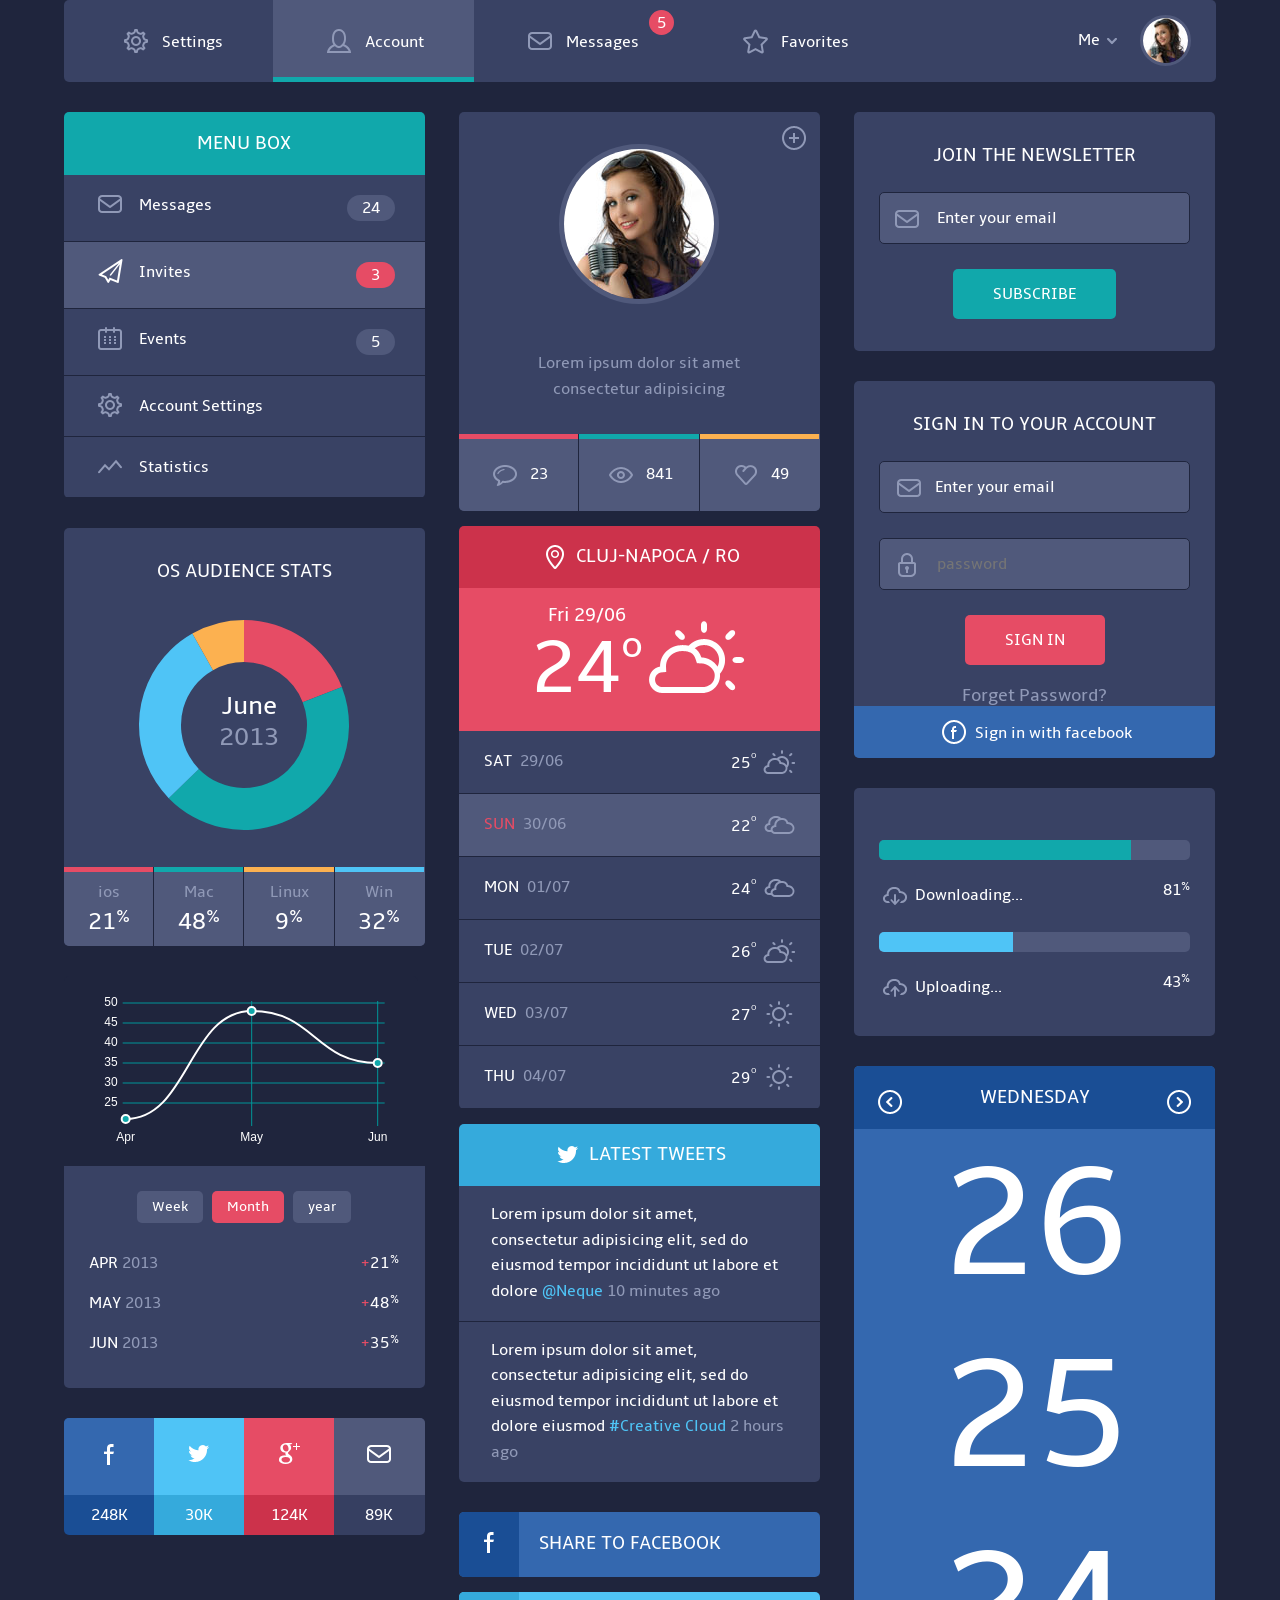
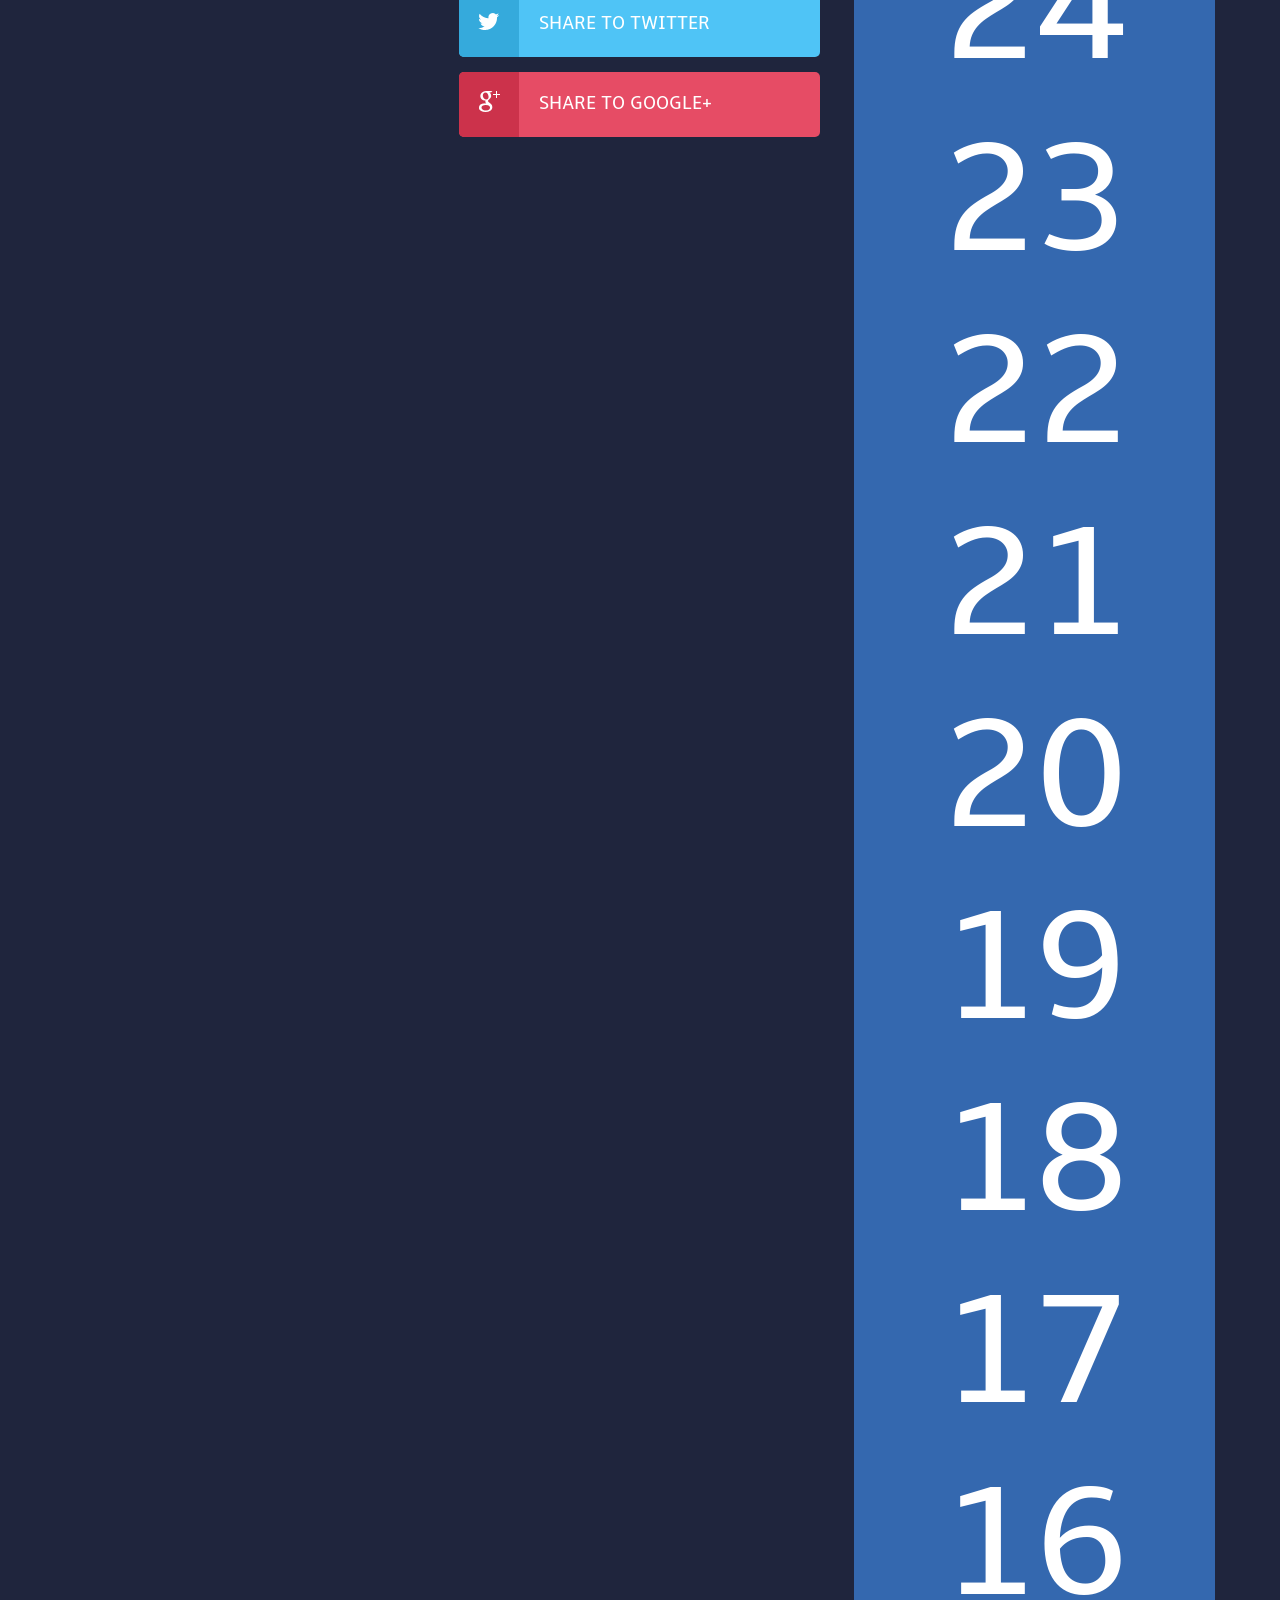
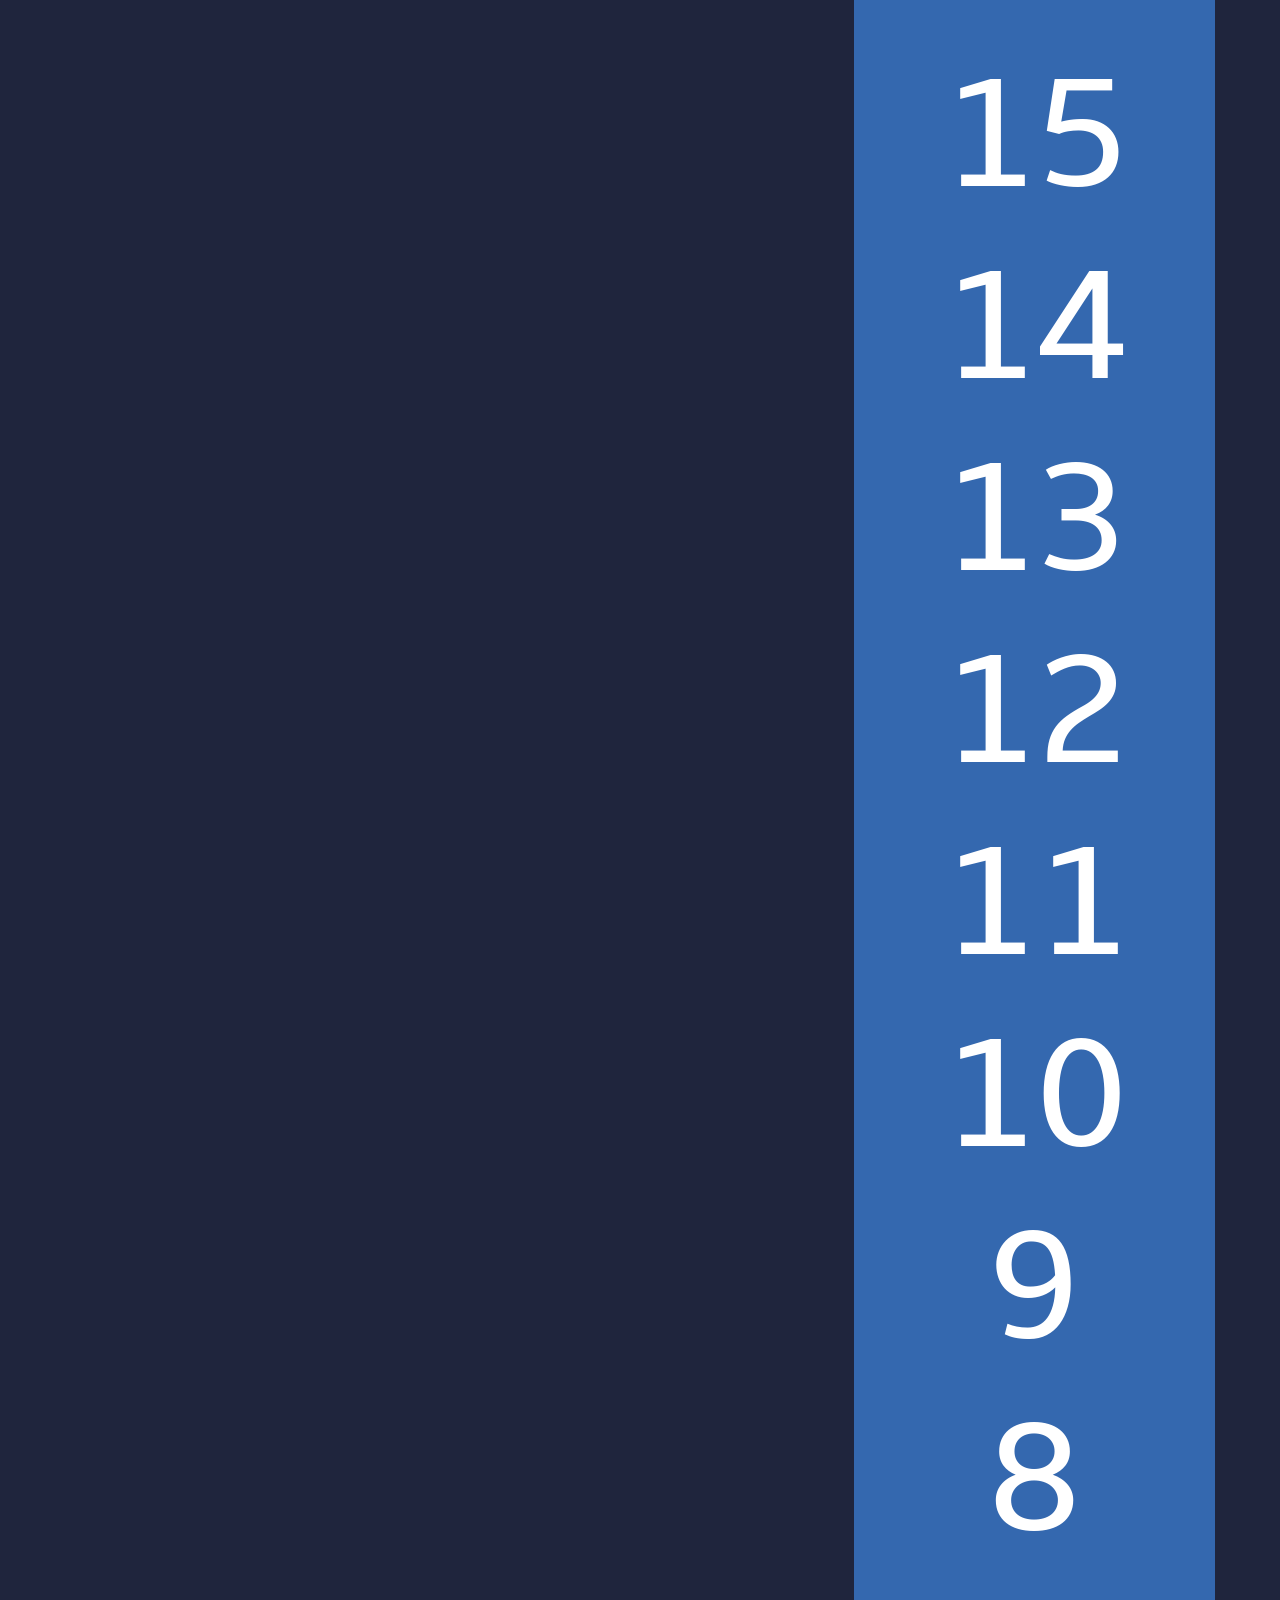
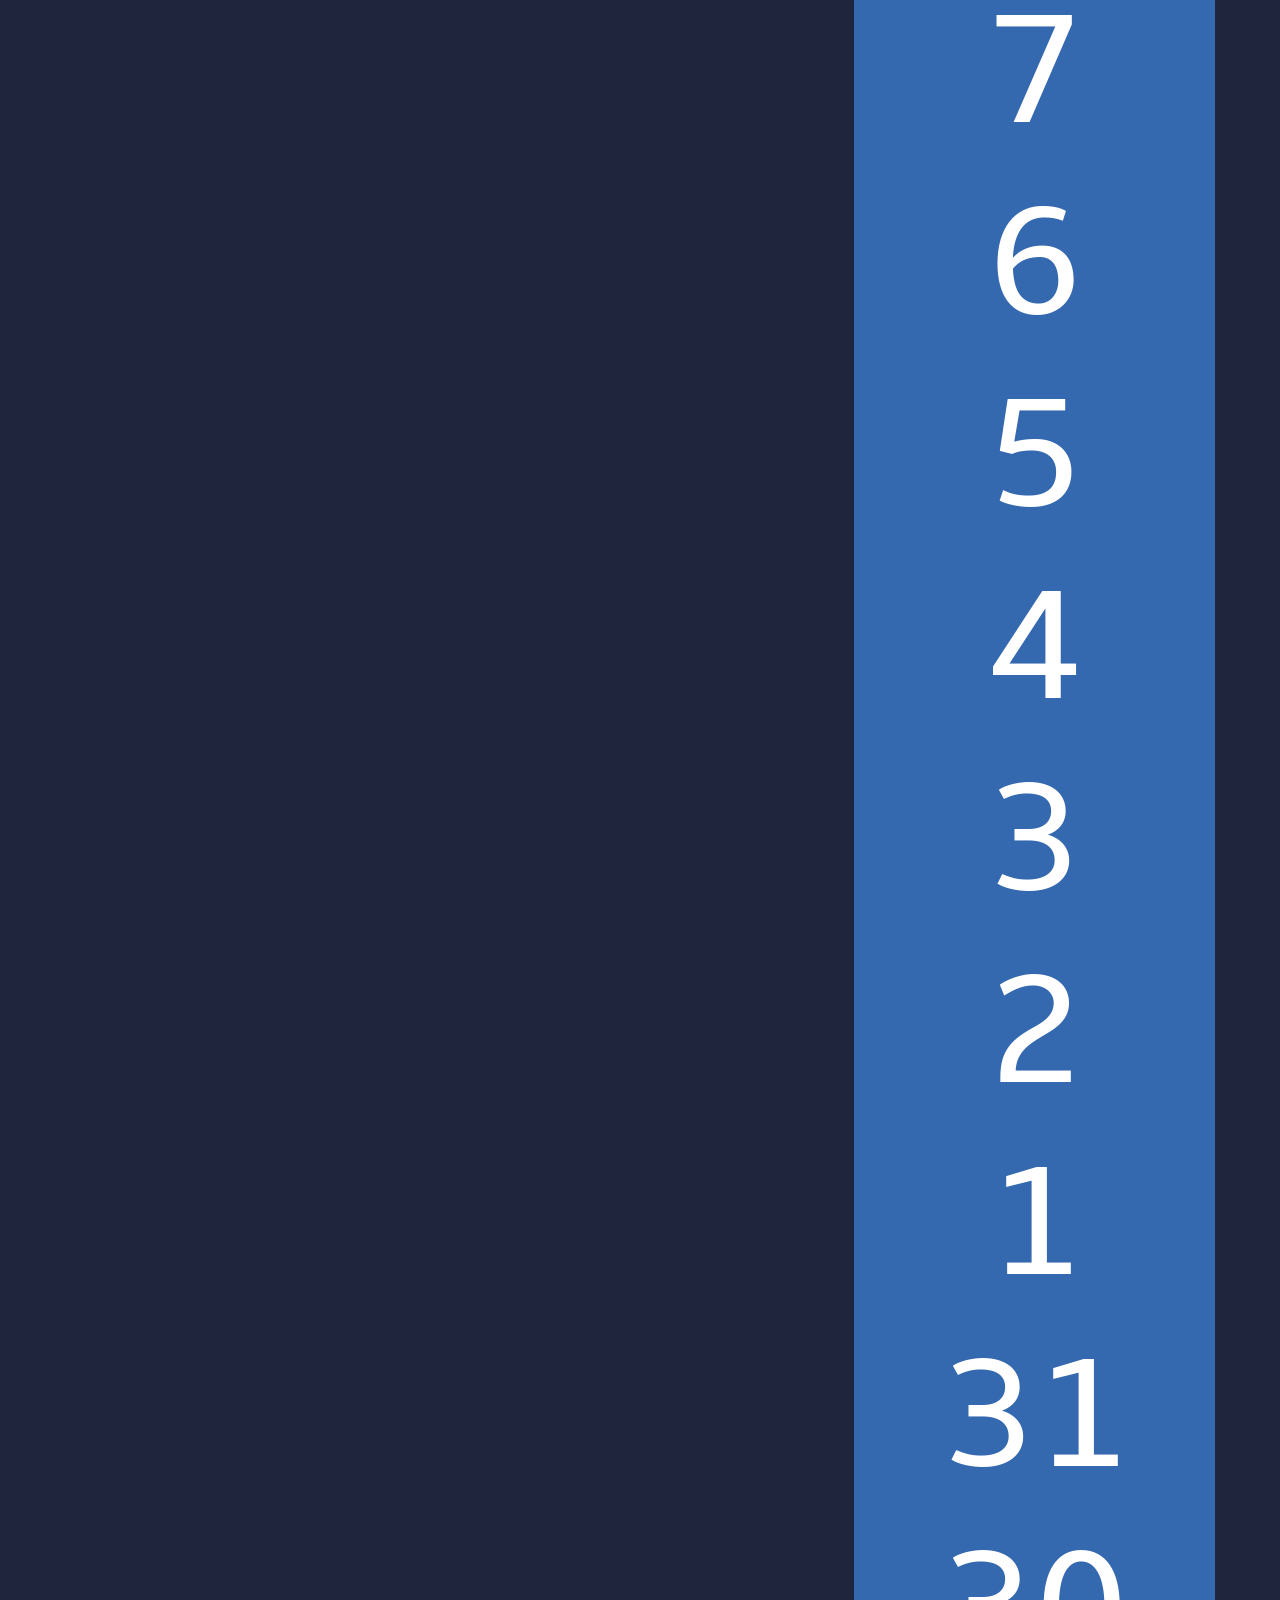
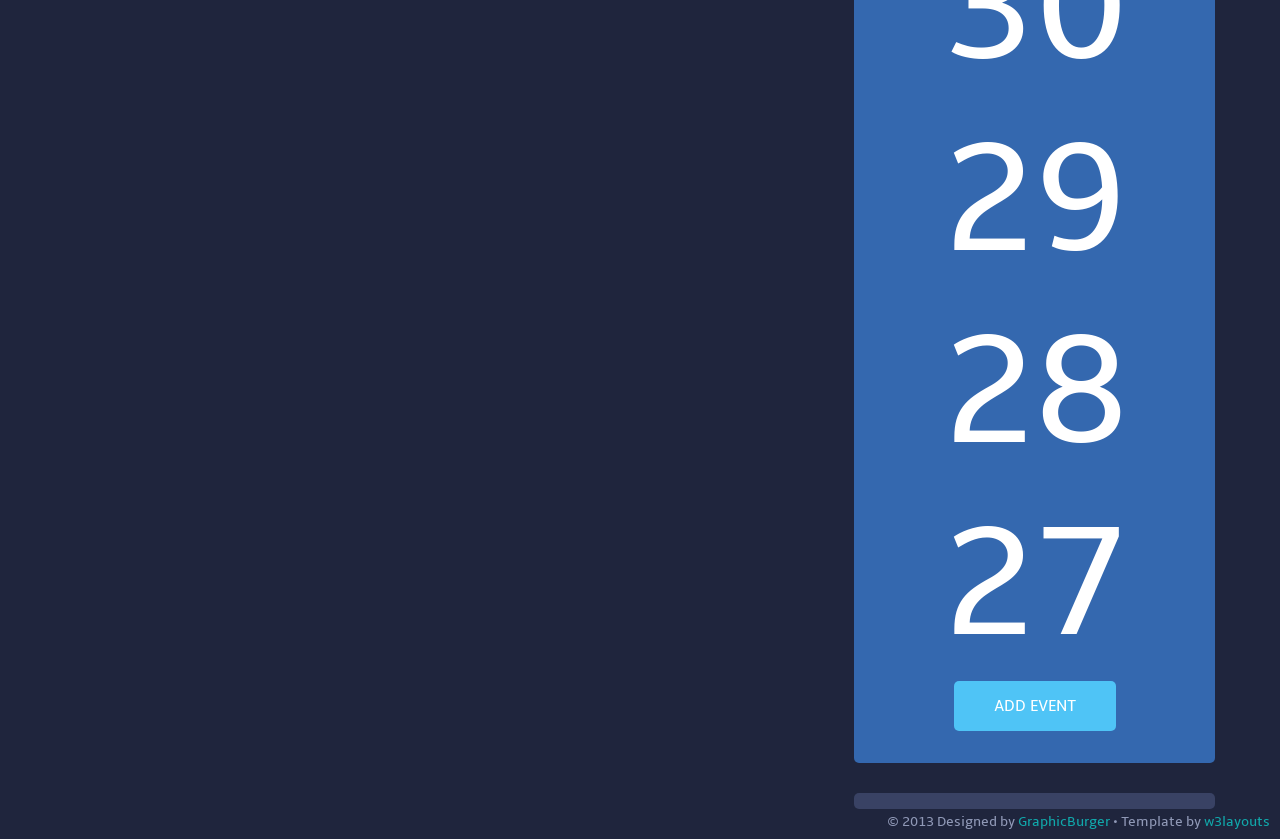
<file: index_bk.html>
<!--A Design by W3layouts
Author: W3layout
Author URL: http://w3layouts.com
License: Creative Commons Attribution 3.0 Unported
License URL: http://creativecommons.org/licenses/by/3.0/
-->
<!DOCTYPE HTML>
<head>
<title>Ui kits Website Template | Home :: w3layouts</title>
<meta http-equiv="Content-Type" content="text/html; charset=utf-8" />
<meta name="viewport" content="width=device-width, initial-scale=1, maximum-scale=1">
<link href="css/style.css" rel="stylesheet" type="text/css" media="all"/>
<link href="css/nav.css" rel="stylesheet" type="text/css" media="all"/>
<link href='http://fonts.googleapis.com/css?family=Carrois+Gothic+SC' rel='stylesheet' type='text/css'>
<script type="text/javascript" src="js/jquery.js"></script>
<script type="text/javascript" src="js/login.js"></script>
<script type="text/javascript" src="js/Chart.js"></script>
 <script type="text/javascript" src="js/jquery.easing.js"></script>
 <script type="text/javascript" src="js/jquery.ulslide.js"></script>
 <!----Calender -------->
  <link rel="stylesheet" href="css/clndr.css" type="text/css" />
  <script src="js/underscore-min.js"></script>
  <script src= "js/moment-2.2.1.js"></script>
  <script src="js/clndr.js"></script>
  <script src="js/site.js"></script>
  <!----End Calender -------->
</head>
<body>			       
	    <div class="wrap">	 
	      <div class="header">
	      	  <div class="header_top">
					  <div class="menu">
						  <a class="toggleMenu" href="#"><img src="images/nav.png" alt="" /></a>
							<ul class="nav">
								<li><a href="#"><i><img src="images/settings.png" alt="" /></i>Settings</a></li>
								<li class="active"><a href="#"><i><img src="images/user.png" alt="" /></i>Account</a></li>
								<li><a href="#"><i><img src="images/mail.png" alt="" /></i>Messages <span class="messages">5</span></a></li>
								<li><a href="#"><i><img src="images/favourite.png" alt="" /></i>Favorites</a></li>
							<div class="clear"></div>
						    </ul>
							<script type="text/javascript" src="js/responsive-nav.js"></script>
				        </div>	
					  <div class="profile_details">
				    		   <div id="loginContainer">
				                  <a id="loginButton" class=""><span>Me</span></a>   
				                    <div id="loginBox">                
				                      <form id="loginForm">
				                        <fieldset id="body">
				                            <div class="user-info">
							        			<h4>Hello,<a href="#"> Username</a></h4>
							        			<ul>
							        				<li class="profile active"><a href="#">Profile </a></li>
							        				<li class="logout"><a href="#"> Logout</a></li>
							        				<div class="clear"></div>		
							        			</ul>
							        		</div>			                            
				                        </fieldset>
				                    </form>
				                </div>
				            </div>
				             <div class="profile_img">	
				             	<a href="#"><img src="images/profile_img40x40.jpg" alt="" />	</a>
				             </div>		
				             <div class="clear"></div>		  	
					    </div>	
		 		      <div class="clear"></div>				 
				   </div>
			</div>	  					     
	</div>
	  <div class="main">  
	    <div class="wrap">  		 
	       <div class="column_left">	          
	    		 <div class="menu_box">
	    		 	 <h3>Menu Box</h3>
	    		 	   <div class="menu_box_list">
				      		<ul>
						  		<li><a href="#" class="messages"><span>Messages</span><label class="digits">24</label><div class="clear"></div></a></li>
						  		<li class="active"><a href="#" class="invites"><span>Invites</span><label class="digits active">3</label><div class="clear"></div></a></li>
						  		<li><a href="#" class="events"><span>Events</span><label class="digits">5</label><div class="clear"></div></a></li>
						  		<li><a href="#" class="account_settings"><span>Account Settings</span></a></li>
						  		<li><a href="#" class="statistics"><span>Statistics</span></a></li>						  	
				    		</ul>
				      </div>
	    		 </div>
	    		 <div class="chart">
		               <h3>Os Audience Stats</h3>
		                <div class="diagram">
		                  <canvas id="canvas" height="220" width="220"> </canvas>
		                  <h4><span>June</span><br />2013</h4>   
		                 </div>
		                     
		               <!----		              
						<span><img src="images/chart.png" alt="" /></span>
						----->					
						<div class="chart_list">
			           	  <ul>
			           	  	<li><a href="#" class="red">ios<p class="percentage">21<em>%</em></p></a></li>
			           	  	<li><a href="#" class="purple">Mac<p class="percentage">48<em>%</em></p></a></li>
			           	  	<li><a href="#" class="yellow">Linux<p class="percentage">9<em>%</em></p></a></li>
			           	  	<li><a href="#" class="blue">Win<p class="percentage">32<em>%</em></p></a></li>
			           	  	<div class="clear"></div>	
			           	  </ul>
			           </div>
			           <script>
						var doughnutData = [
								{
									value: 21,
									color:"#E64C65"
								},
								{
									value : 48,
									color : "#11A8AB"
								},							
								{
									value : 32,
									color : "#4FC4F6"
								},	
								{
									value : 9,
									color : "#FCB150"
								},							
							
							];				
							var myDoughnut = new Chart(document.getElementById("canvas").getContext("2d")).Doughnut(doughnutData);					
					</script>
		          </div>
		             <div class="graph">
		             	<canvas id="line-chart"> </canvas>
		             	<script>
							var lineChartData = {
								labels : ["Apr","May","Jun"],
								datasets : [									
									{
										fillColor : "rgba(255, 255, 255, 0)",
										strokeColor : "#FFF",
										pointColor : "#11a8ab",
										pointStrokeColor : "#FFF",
										data : [21,48,35]
									}
								]
								
							}
					
						var myLine = new Chart(document.getElementById("line-chart").getContext("2d")).Line(lineChartData);
						
						</script>
		             	<!---
		             	<img src="images/graph.png" alt="" />
		             	------->
		             	<div class="graph_list">
		             		 <div class="week-month-year">
		             		 	<p><a href="#">Week</a></p>
		             		 	<p><a href="#" class="active">Month</a></p>
		             		 	<p><a href="#">year</a></p>
		             		 	<div class="clear"></div>
		             		 </div>
				      			<ul>
						  		    <li><a href="#"><span class="day_name">Apr</span> 2013 
						  			<label class="digits"><span>+</span>21<em>%</em></label><div class="clear"></div></a></li>
						  			<li class="active"><a href="#"><span class="day_name">May</span> 2013 
						  			<label class="digits"><span>+</span>48<em>%</em></label><div class="clear"></div></a></li>
						  			<li><a href="#"><span class="day_name">Jun</span> 2013 
						  			<label class="digits"><span>+</span>35<em>%</em> </label><div class="clear"></div></a></li>						  			
				    		</ul>
				      </div>
		             </div>
		                         
		            
		          
		          		<div class="social_network_likes">
				      		<ul>
				      			<li><a href="#" class="facebook"><i><img src="images/facebook_icon.png" alt=""></i> <span>248k</span></a></li>
				      			<li><a href="#" class="twitter"><i><img src="images/tweets.png" alt=""></i> <span>30k</span></a></li>
				      			<li><a href="#" class="googleplus"><i><img src="images/google+.png" alt=""></i> <span>124k</span></a></li>
				      			<li><a href="#" class="mail"><i><img src="images/mail-hover.png" alt=""></i> <span>89k</span></a></li>
				      			<div class="clear"></div>
				    		</ul>
		          		</div>
	  		</div> 
	  		
            <div class="column_middle">
              <div class="column_middle_grid1">
		         <div class="profile_picture">
		        	<a href=""><img src="images/profile_img150x150.jpg" alt="" />	</a>		         
		            <div class="profile_picture_name">
		            	<h2>Anne Hathaway</h2>
		            	<p>Lorem ipsum dolor sit amet consectetur adipisicing </p>
		            </div>
		             <span><a href="#"> <img src="images/follow_user.png" alt="" /> </a></span>
		          </div>
		           <div class="articles_list">
		           	  <ul>
		           	  	<li><a href="#" class="red"> <img src="images/comments.png" alt="" /> 23</a></li>
		           	  	<li><a href="#" class="purple"> <img src="images/views.png" alt="" /> 841</a></li>
		           	  	<li><a href="#" class="yellow"> <img src="images/likes.png" alt="" /> 49</a></li>
		           	  	<div class="clear"></div>	
		           	  </ul>
		           </div>
		       </div>
		         <div class="weather">
		               <h3><i><img src="images/location.png" alt="" /> </i> Cluj-Napoca / Ro</h3>
		              <div class="today_temp">
		                <div class="temp">
							<figure>Fri 29/06<span>24<em>o</em></span></figure>
						</div>
						<img src="images/sun.png" alt="" />
					</div>
						<div class="temp_list">
				      			<ul>
						  		    <li><a href="#"><span class="day_name">Sat</span>&nbsp; 29/06 
						  			<label class="digits">25<em>o</em> <i><img src="images/sun_icon1.png" alt="" /></i></label><div class="clear"></div></a></li>
						  			<li class="active"><a href="#"><span class="day_name">Sun</span>&nbsp; 30/06 
						  			<label class="digits">22<em>o</em> <i><img src="images/clouds.png" alt="" /></i></label><div class="clear"></div></a></li>
						  			<li><a href="#"><span class="day_name">Mon</span>&nbsp; 01/07 
						  			<label class="digits">24<em>o</em> <i><img src="images/clouds.png" alt="" /></i></label><div class="clear"></div></a></li>
						  			<li><a href="#"><span class="day_name">Tue</span>&nbsp; 02/07 
						  			<label class="digits">26<em>o</em> <i><img src="images/sun_icon1.png" alt="" /></i></label><div class="clear"></div></a></li>
						  			<li><a href="#"><span class="day_name">Wed</span>&nbsp; 03/07 
						  			<label class="digits">27<em>o</em> <i><img src="images/sun_icon2.png" alt="" /></i></label><div class="clear"></div></a></li>
						  			<li><a href="#"><span class="day_name">Thu</span>&nbsp; 04/07
						  			<label class="digits">29<em>o</em> <i><img src="images/sun_icon2.png" alt="" /></i></label><div class="clear"></div></a></li>
				    		</ul>
				      </div>
		          </div>	           
		         <div class="tweets">
		               <h3><i><img src="images/tweets.png" alt="" /> </i> Latest Tweets</h3>		              
						<div class="tweets_list">
				      		<ul>
						  		<li>Lorem ipsum dolor sit amet, consectetur adipisicing elit, sed do eiusmod tempor incididunt ut labore et dolore <a href="#">@Neque</a>
						  			<span>10 minutes ago</span></li>
						  	   <li>Lorem ipsum dolor sit amet, consectetur adipisicing elit, sed do eiusmod tempor incididunt ut labore et dolore eiusmod <a href="#">#Creative Cloud</a>
						  			<span>2 hours ago</span></li>
				    		</ul>
				      </div>
		          </div>
		          <div class="social_networks">
				      		<ul>
				      			<li><a href="#" class="facebook"><i><img src="images/facebook_icon.png" alt="" /></i> <span>Share to Facebook</span><div class="clear"></div></a></li>
				      			<li><a href="#" class="twitter"><i><img src="images/tweets.png" alt="" /></i> <span>Share to Twitter</span><div class="clear"></div></a></li>
				      			<li><a href="#" class="googleplus"><i><img src="images/google+.png" alt="" /></i> <span>Share to Google+</span><div class="clear"></div></a></li>
				    		</ul>
		          </div>	           
		       
    	    </div>
    	    
            <div class="column_right">
            	<div class="column_right_grid">
                 <div class="newsletter">
				   <h3>Join the newsletter</h3>
					    <form>
					    	<span>
					 	     <i><img src="images/mail.png" alt="" /></i>
					 	     <input type="text" value="Enter your email" onfocus="this.value = '';" onblur="if (this.value == '') {this.value = 'Enter your email';}">
					 	    </span>			 	    
					 		<input type="submit" class="my_button" value="Subscribe">
					 	</form>
				   </div>
			   </div>
				 <div class="column_right_grid sign-in">
				 	<div class="sign_in">
				       <h3>Sign in to your account</h3>
					    <form>
					    	<span>
					 	    <i><img src="images/mail.png" alt="" /></i><input type="text" value="Enter your email" onfocus="this.value = '';" onblur="if (this.value == '') {this.value = 'Enter your email';}">
					 	    </span>
					 	    <span>
					 	     <i><img src="images/lock.png" alt="" /></i>
					 	     <input type="password" placeholder="password">
					 	    </span>
					 		<input type="submit" class="my-button" value="Sign In">
					 	</form>
					       <h4><a href="#">Forget Password?</a></h4>				   
          		       </div>
          		 	  <div class="signin_facebook">
					   	 <p><a href="#">  <i> <img src="images/facebook.png" alt="" /></i>Sign in with facebook</a></p>
				      </div>
				   </div>
				   <div class="column_right_grid downloading_uploading">
                      <ul>
					      <li>                              
                            <div class="progress">
                              <div class="progress-bar" style="width:81%"> </div>
                            </div>
                            <div class="clearfix">
                                <p class="downloading"> <i><img src="images/download.png" alt="" /></i> Downloading...</p>
                                <p class="percentage">81<em>%</em></p>
                                <div class="clear"></div>
                            </div>
                           </li>
                           <li>                              
                            <div class="progress">
                              <div class="progress-bar uploading" style="width:43%"> </div>
                            </div>
                            <div class="clearfix">
                                <p class="downloading"><i><img src="images/upload.png" alt="" /></i> Uploading...</p>
                                <p class="percentage">43<em>%</em></p>
                                <div class="clear"></div>
                            </div>
                           </li>
                        </ul>
				   </div>
				   <div class="column_right_grid date_events">
				     	  <h3><a href="#" id="slide_prev"><img src="images/arrow-left.png" alt="" /></a> Wednesday <a href="#" id="slide_next"><img src="images/arrow-right.png" alt="" /></a></h3>
				     	 		<ul id="slide" class="event_dates">					            
						            <li>26</li>
						            <li>25</li>
						            <li>24</li>
						            <li>23</li>
						            <li>22</li>
						            <li>21</li>
						            <li>20</li>
						            <li>19</li>
						            <li>18</li>
						            <li>17</li>
						            <li>16</li>
						            <li>15</li>
						            <li>14</li>
						            <li>13</li>
						            <li>12</li>
						            <li>11</li>
						            <li>10</li>
						            <li>9</li>
						            <li>8</li>
						            <li>7</li>
						            <li>6</li>
						            <li>5</li>
						            <li>4</li>
						            <li>3</li>
						            <li>2</li>
						            <li>1</li>
						            <li>31</li>
						            <li>30</li>
						            <li>29</li>
						            <li>28</li>
						            <li>27</li>
						        </ul>
						         <div class="button"><a href="#">Add Event</a></div>											 				
				           <script type="text/javascript">
				            $(function() {						
				                $('#slide').ulslide({
				                   
									effect: {
										type: 'carousel', // slide or fade
				                        axis: 'x',        // x, y
										showCount:1
									},
				                    nextButton: '#slide_next',
				                    prevButton: '#slide_prev',
				                    duration: 800,
				                    /*autoslide: 2000,*/
									easing: 'easeOutBounce'
				                });
				            });
				        </script>
				    </div>
				   <div class="column_right_grid calender">
                      <div class="cal1"> </div>
				   </div>
             </div>
    	<div class="clear"></div>
 	 </div>
   </div>
  		 <div class="copy-right">
				<p>© 2013 Designed by <a href="http://graphicburger.com/flat-design-ui-components/" target="_blank">GraphicBurger</a>  • Template by <a href="http://w3layouts.com" target="_blank">w3layouts</a> </p>
	 	 </div>   
</body>
</html>
</file>
<file: css/style.css>
/*
Author: W3layouts
Author URL: http://w3layouts.com
License: Creative Commons Attribution 3.0 Unported
License URL: http://creativecommons.org/licenses/by/3.0/
*/
    /* reset */
    
    html,
    body,
    div,
    span,
    applet,
    object,
    iframe,
    h1,
    h2,
    h3,
    h4,
    h5,
    h6,
    p,
    blockquote,
    pre,
    a,
    abbr,
    acronym,
    address,
    big,
    cite,
    code,
    del,
    dfn,
    em,
    img,
    ins,
    kbd,
    q,
    s,
    samp,
    small,
    strike,
    strong,
    sub,
    sup,
    tt,
    var,
    b,
    u,
    i,
    dl,
    dt,
    dd,
    ol,
    nav ul,
    nav li,
    fieldset,
    form,
    label,
    legend,
    table,
    caption,
    tbody,
    tfoot,
    thead,
    tr,
    th,
    td,
    article,
    aside,
    canvas,
    details,
    embed,
    figure,
    figcaption,
    footer,
    header,
    hgroup,
    menu,
    nav,
    output,
    ruby,
    section,
    summary,
    time,
    mark,
    audio,
    video {
        margin: 0;
        padding: 0;
        border: 0;
        font-size: 100%;
        font: inherit;
        vertical-align: baseline;
    }
    
    article,
    aside,
    details,
    figcaption,
    figure,
    footer,
    header,
    hgroup,
    menu,
    nav,
    section {
        display: block;
    }
    
    ol,
    ul {
        list-style: none;
        margin: 0;
        padding: 0;
    }
    
    blockquote,
    q {
        quotes: none;
    }
    
    blockquote:before,
    blockquote:after,
    q:before,
    q:after {
        content: '';
        content: none;
    }
    
    table {
        border-collapse: collapse;
        border-spacing: 0;
    }
    /* start editing from here */
    
    a {
        text-decoration: none;
    }
    
    .txt-rt {
        text-align: right;
    }
    /* text align right */
    
    .txt-lt {
        text-align: left;
    }
    /* text align left */
    
    .txt-center {
        text-align: center;
    }
    /* text align center */
    
    .float-rt {
        float: right;
    }
    /* float right */
    
    .float-lt {
        float: left;
    }
    /* float left */
    
    .clear {
        clear: both;
    }
    /* clear float */
    
    .pos-relative {
        position: relative;
    }
    /* Position Relative */
    
    .pos-absolute {
        position: absolute;
    }
    /* Position Absolute */
    
    .vertical-base {
        vertical-align: baseline;
    }
    /* vertical align baseline */
    
    .vertical-top {
        vertical-align: top;
    }
    /* vertical align top */
    
    .underline {
        padding-bottom: 5px;
        border-bottom: 1px solid #eee;
        margin: 0 0 20px 0;
    }
    /* Add 5px bottom padding and a underline */
    
    nav.vertical ul li {
        display: block;
    }
    /* vertical menu */
    
    nav.horizontal ul li {
        display: inline-block;
    }
    /* horizontal menu */
    
    img {
        max-width: 100%;
    }
    /*end reset*/
    
    @font-face {
        font-family: 'ambleregular';
        src: url(../fonts/Amble-Regular-webfont.ttf) format('truetype');
    }
    
    body {
        font-family: 'ambleregular';
        background: #1f253d !important;
        padding: 0;
        position: relative;
    }
    
    .wrap {
        width: 80%;
        margin: 0 auto;
        transition: all .2s linear;
        -moz-transition: all .2s linear;
        /* firefox */
        -webkit-transition: all .2s linear;
        /* safari and chrome */
        -o-transition: all .2s linear;
        /* opera */
        -ms-transition: all .2s linear;
    }
    
    .header_top {
        background: #394264;
        border-radius: 5px;
        -webkit-border-radius: 5px;
        -moz-border-radius: 5px;
        -o-border-radius: 5px;
        position: relative;
    }
    
    .footer_bottom {
        position: absolute;
        bottom: 0;
        width: 100%;
        text-align: center;
    }
    /********* profile details **********/
    
    .profile_details {
        float: right;
        margin: 15px 25px;
    }
    /*-------LOGIN STARTS HERE -------*/
    
    #loginContainer {
        position: relative;
        float: left;
        padding-right: 10px;
        padding-top: 15px;
    }
    /* Login Button */
    
    #loginButton {
        display: inline-block;
        position: relative;
        z-index: 30;
        cursor: pointer;
    }
    /* Login Button Text */
    
    #loginButton span {
        color: #FFF;
        font-size: 1em;
        background: url(../images/loginArrow.png) no-repeat 26px 8px;
        display: block;
        padding: 0 30px 0 0;
        font-family: 'ambleregular';
    }
    
    #loginButton.active span {
        background-position: 26px -20px;
    }
    /* Login Box */
    
    #loginBox {
        position: absolute;
        top: 53px;
        right: 10px;
        display: none;
        z-index: 29;
    }
    /* Login Form */
    
    #loginForm {
        width: 200px;
        background: #1F253D;
        border-radius: 5px;
        -webkit-border-radius: 5px;
        border-radius: 5px;
        border-radius: 5px;
        position: relative;
    }
    
    #loginForm:after {
        content: '';
        position: absolute;
        right: 40px;
        top: -6px;
        border-left: 6px solid rgba(0, 0, 0, 0);
        border-right: 6px solid rgba(0, 0, 0, 0);
        border-bottom: 6px solid #1F253D;
    }
    
    fieldset#body {
        padding: 15px;
    }
    
    .user-info h4 {
        font-size: 1em;
        color: #FFF;
        padding-bottom: 15px;
        text-align: center;
    }
    
    .user-info h4 a {
        color: #11A8AB;
    }
    
    .user-info ul li.profile {
        float: left;
    }
    
    .user-info ul li.logout {
        float: right;
    }
    
    .user-info ul li {
        display: inline-block;
    }
    
    .user-info ul li a {
        padding: 8px 15px;
        color: #FFF;
        font-size: 0.85em;
        border: none;
        display: block;
        background: #50597B;
        border-radius: 5px;
        -webkit-border-radius: 5px;
        -moz-border-radius: 5px;
        -o-border-radius: 5px;
        -webkit-transition: all 0.5s ease-in-out;
        -moz-transition: all 0.5s ease-in-out;
        -o-transition: all 0.5s ease-in-out;
        transition: all 0.5s ease-in-out;
    }
    
    .user-info ul li a:hover,
    .user-info ul li.active a {
        background: #E64C65;
    }
    
    .profile_img {
        float: right;
    }
    
    .profile_img img {
        display: block;
        border-radius: 3em;
        -webkit-border-radius: 3em;
        -moz-border-radius: 3em;
        -o-border-radius: 3em;
        border: 3px solid #50597b;
    }
    /********* Main ************/
    
    .main {
        padding: 30px 0;
    }
    
    .column_left,
    .column_middle,
    .column_right {
        float: left;
        width: 31.3%;
    }
    
    .column_middle {
        margin: 0 3%;
    }
    /******** Colunm Left *************/
    
    .menu_box h3 {
        color: #FFF;
        font-size: 1.2em;
        text-transform: uppercase;
        padding: 20px 0;
        text-align: center;
        background: #11a8ab;
        border-radius: 5px 5px 0 0;
        -webkit-border-radius: 5px 5px 0 0;
        -moz-border-radius: 5px 5px 0 0;
        -o-border-radius: 5px 5px 0 0;
    }
    
    .menu_box_list {
        background: #394264;
        border-radius: 0px 0px 5px 5px;
        -webkit-border-radius: 0px 0px 5px 5px;
        -moz-border-radius: 0px 0px 5px 5px;
        -o-border-radius: 0px 0px 5px 5px;
    }
    
    .menu_box_list li a {
        display: block;
        color: #FFF;
        font-size: 1em;
        border-bottom: 1px solid #1f253d;
        padding: 20px 30px;
        -webkit-transition: all 0.5s ease-in-out;
        -moz-transition: all 0.5s ease-in-out;
        -o-transition: all 0.5s ease-in-out;
        transition: all 0.5s ease-in-out;
    }
    
    .menu_box_list li a:hover,
    .menu_box_list li.active a {
        background: #50597b;
    }
    
    .menu_box_list li a span {
        padding-left: 45px;
    }
    
    .menu_box_list li a label {
        background: #50597b;
        color: #FFF;
        font-size: 1em;
        float: right;
        padding: 3px 15px;
        border-radius: 1em;
        -webkit-transition: all 0.5s ease-in-out;
        -moz-transition: all 0.5s ease-in-out;
        -o-transition: all 0.5s ease-in-out;
        transition: all 0.5s ease-in-out;
    }
    
    .menu_box_list li a label.active,
    .menu_box_list li a:hover label {
        background: #e64c65;
    }
    
    .menu_box_list li a.messages {
        background-image: url(../images/mail.png);
        background-repeat: no-repeat;
        background-position: 30px 13px;
    }
    
    .menu_box_list li a.messages:hover {
        background-image: url(../images/mail-hover.png);
    }
    
    .menu_box_list li a.invites {
        background-image: url(../images/invites.png);
        background-repeat: no-repeat;
        background-position: 30px 13px;
    }
    
    .menu_box_list li a.invites:hover,
    .menu_box_list li.active a {
        background-image: url(../images/invites-hover.png);
    }
    
    .menu_box_list li a.events {
        background-image: url(../images/events.png);
        background-repeat: no-repeat;
        background-position: 30px 13px;
    }
    
    .menu_box_list li a.events:hover {
        background-image: url(../images/events-hover.png);
    }
    
    .menu_box_list li a.account_settings {
        background-image: url(../images/settings.png);
        background-repeat: no-repeat;
        background-position: 30px 13px;
    }
    
    .menu_box_list li a.account_settings:hover {
        background-image: url(../images/settings-hover.png);
    }
    
    .menu_box_list li a.statistics {
        background-image: url(../images/statistics.png);
        background-repeat: no-repeat;
        background-position: 30px 13px;
    }
    
    .menu_box_list li a.statistics:hover {
        background-image: url(../images/statistics-hover.png);
    }
    /******* Carts *********/
    
    .chart {
        margin-top: 30px;
        background: #394264;
        text-align: center;
        padding: 2em 0 0 0;
        border-radius: 5px;
        -webkit-border-radius: 5px;
        -moz-border-radius: 5px;
        -o-border-radius: 5px;
    }
    
    .chart h4 {
        position: absolute;
        top: 4.5em;
        right: 6.5em;
        font-size: 1.6em;
        color: #9099B7;
        display: inline-block;
    }
    
    .chart h4 span {
        color: #FFF;
    }
    
    .chart h3 {
        color: #FFF;
        font-size: 1.2em;
        text-transform: uppercase;
    }
    
    .diagram {
        position: relative;
    }
    
    .chart canvas {
        padding: 2em 0;
        display: block;
        margin: 0 auto;
        position: relative;
    }
    
    .chart_list {
        background: #50597b;
        text-align: center;
        border-radius: 0px 0px 5px 5px;
        -webkit-border-radius: 0px 0px 5px 5px;
        -moz-border-radius: 0px 0px 5px 5px;
        -o-border-radius: 0px 0px 5px 5px;
    }
    
    .chart_list li {
        float: left;
        width: 24.8%;
        border-right: 1px solid #1F253D;
    }
    
    .chart_list li a {
        display: block;
        color: #9099B7;
        font-size: 1em;
        padding: 10px 0;
        -webkit-transition: all 0.5s ease-in-out;
        -moz-transition: all 0.5s ease-in-out;
        -o-transition: all 0.5s ease-in-out;
        transition: all 0.5s ease-in-out;
    }
    
    .chart_list li a:hover {
        background: #3F4663;
    }
    
    .chart_list li:nth-child(4) {
        border-right: none;
    }
    
    .chart_list li a.red {
        border-top: 5px solid #e64c65;
    }
    
    .chart_list li a.purple {
        border-top: 5px solid #11a8ab;
    }
    
    .chart_list li a.yellow {
        border-top: 5px solid #fcb150;
    }
    
    .chart_list li a.blue {
        border-top: 5px solid #4fc4f6;
    }
    
    .chart_list p {
        font-size: 1.5em;
        color: #FFF;
        padding-top: 5px;
    }
    
    .chart_list em {
        font-size: 0.7em;
        vertical-align: top;
    }
    /********* Graph ************/
    
    .graph {
        margin-top: 30px;
    }
    
    .graph canvas {
        padding: 20px 48px;
        display: block;
        background: #1f253d;
        border-radius: 5px 5px 0 0;
        -webkit-border-radius: 5px 5px 0 0;
        -moz-border-radius: 5px 5px 0 0;
        -o-border-radius: 5px 5px 0 0;
    }
    
    .graph img {
        display: block;
        width: 100%;
        border-radius: 5px 5px 0 0;
        -webkit-border-radius: 5px 5px 0 0;
        -moz-border-radius: 5px 5px 0 0;
        -o-border-radius: 5px 5px 0 0;
    }
    
    .graph_list {
        padding: 25px;
        background: #394264;
        border-radius: 0px 0px 5px 5px;
        -webkit-border-radius: 0px 0px 5px 5px;
        -moz-border-radius: 0px 0px 5px 5px;
        -o-border-radius: 0px 0px 5px 5px;
    }
    
    .week-month-year {
        text-align: center;
        margin-bottom: 20px;
    }
    
    .week-month-year p {
        display: inline-block;
        margin-left: 5px;
    }
    
    .week-month-year p:first-child {
        margin-left: 0;
    }
    
    .week-month-year p a {
        padding: 8px 15px;
        color: #FFF;
        font-size: 0.85em;
        border: none;
        display: block;
        background: #50597b;
        border-radius: 5px;
        -webkit-border-radius: 5px;
        -moz-border-radius: 5px;
        -o-border-radius: 5px;
        -webkit-transition: all 0.5s ease-in-out;
        -moz-transition: all 0.5s ease-in-out;
        -o-transition: all 0.5s ease-in-out;
        transition: all 0.5s ease-in-out;
    }
    
    .week-month-year p a:hover,
    .week-month-year p a.active {
        background: #e64c65;
    }
    
    .graph_list li a {
        display: block;
        color: #9099B7;
        font-size: 1em;
        text-transform: uppercase;
        padding: 10px 0;
        -webkit-transition: all 0.5s ease-in-out;
        -moz-transition: all 0.5s ease-in-out;
        -o-transition: all 0.5s ease-in-out;
        transition: all 0.5s ease-in-out;
    }
    
    .graph_list li a span {
        color: #FFF;
        -webkit-transition: all 0.5s ease-in-out;
        -moz-transition: all 0.5s ease-in-out;
        -o-transition: all 0.5s ease-in-out;
        transition: all 0.5s ease-in-out;
    }
    
    .graph_list li a label {
        color: #FFF;
        font-size: 1em;
        float: right;
        letter-spacing: 1px;
    }
    
    .graph_list li a label span {
        color: #E64C65;
    }
    
    .graph_list li a label em {
        font-size: 0.7em;
        vertical-align: top;
    }
    /****** video Player *******/
    
    .video_palyer {
        margin-top: 30px;
    }
    
    .video_palyer iframe {
        height: 290px;
        border-radius: 5px;
        -webkit-border-radius: 5px;
        -moz-border-radius: 5px;
        -o-border-radius: 5px;
    }
    /***** Social Likes **********/
    
    .social_network_likes {
        margin-top: 30px;
        text-align: center;
    }
    
    .social_network_likes li {
        float: left;
        width: 25%;
    }
    
    .social_network_likes li a {
        display: block;
        -webkit-transition: all 0.5s ease-in-out;
        -moz-transition: all 0.5s ease-in-out;
        -o-transition: all 0.5s ease-in-out;
        transition: all 0.5s ease-in-out;
    }
    
    .social_network_likes li a > i {
        display: block;
        background: #1a4e95;
        padding: 20px 0;
    }
    
    .social_network_likes li a span {
        display: block;
        font-size: 1em;
        color: #FFF;
        text-transform: uppercase;
        padding: 10px 0;
    }
    
    .social_network_likes li a.facebook {
        background: #1a4e95;
        border-radius: 5px 0px 0px 5px;
    }
    
    .social_network_likes li a.facebook:hover {
        background: #094291;
    }
    
    .social_network_likes li a.facebook > i {
        background: #3468af;
        border-radius: 5px 0px 0px 0px;
    }
    
    .social_network_likes li a.twitter {
        background: #35aadc;
    }
    
    .social_network_likes li a.twitter:hover {
        background: #0C94CE;
    }
    
    .social_network_likes li a.twitter > i {
        background: #4fc4f6;
    }
    
    .social_network_likes li a.googleplus {
        background: #cc324b;
    }
    
    .social_network_likes li a.googleplus:hover {
        background: #CA2540;
    }
    
    .social_network_likes li a.googleplus > i {
        background: #e64c65;
    }
    
    .social_network_likes li a.mail {
        background: #363f61;
        border-radius: 0px 5px 5px 0px;
    }
    
    .social_network_likes li a.mail:hover {
        background: #30395A;
    }
    
    .social_network_likes li a.mail > i {
        background: #50597b;
        border-radius: 0px 5px 0px 0px;
    }
    /********* Column Middle ***********/
    
    .column_middle_grid1 {
        background: #394264;
        border-radius: 5px;
        -webkit-border-radius: 5px;
        -moz-border-radius: 5px;
        -o-border-radius: 5px;
    }
    
    .profile_picture {
        padding: 2em 3em;
        text-align: center;
        position: relative;
    }
    
    .profile_picture span {
        position: absolute;
        top: 10px;
        right: 10px;
    }
    
    .profile_picture a {
        display: block;
    }
    
    .profile_picture > a > img {
        display: block;
        margin: 0 auto;
        border: 5px solid #50597B;
        border-radius: 8em;
        -webkit-border-radius: 8em;
        -moz-border-radius: 8em;
        -o-border-radius: 8em;
    }
    
    .profile_picture_name {
        padding-top: 2em;
    }
    
    .profile_picture_name h2 {
        font-size: 1.5em;
        color: #FFF;
        margin-bottom: 15px;
    }
    
    .profile_picture_name p {
        font-size: 1em;
        color: #9099b7;
        line-height: 1.6em;
    }
    
    .articles_list {
        background: #50597b;
        text-align: center;
        border-radius: 0px 0px 5px 5px;
        -webkit-border-radius: 0px 0px 5px 5px;
        -moz-border-radius: 0px 0px 5px 5px;
        -o-border-radius: 0px 0px 5px 5px;
    }
    
    .articles_list li {
        float: left;
        width: 33.1%;
        border-right: 1px solid #1F253D;
    }
    
    .articles_list li a {
        display: block;
        color: #FFF;
        font-size: 1em;
        padding: 20px 0;
        -webkit-transition: all 0.5s ease-in-out;
        -moz-transition: all 0.5s ease-in-out;
        -o-transition: all 0.5s ease-in-out;
        transition: all 0.5s ease-in-out;
    }
    
    .articles_list li a:hover {
        background: #3F4663;
    }
    
    .articles_list li a img {
        vertical-align: middle;
        padding-right: 5px;
    }
    
    .articles_list li:nth-child(3) {
        border-right: none;
    }
    
    .articles_list li a.red {
        border-top: 5px solid #e64c65;
    }
    
    .articles_list li a.purple {
        border-top: 5px solid #11a8ab;
    }
    
    .articles_list li a.yellow {
        border-top: 5px solid #fcb150;
    }
    /*** Weather *******/
    
    .weather,
    .tweets {
        margin-top: 15px;
    }
    
    .weather h3,
    .tweets h3 {
        color: #FFF;
        font-size: 1.2em;
        text-transform: uppercase;
        padding: 15px 0;
        text-align: center;
        background: #cc324b;
        border-radius: 5px 5px 0 0;
        -webkit-border-radius: 5px 5px 0 0;
        -moz-border-radius: 5px 5px 0 0;
        -o-border-radius: 5px 5px 0 0;
    }
    
    .weather h3 i img,
    .tweets h3 i img {
        vertical-align: middle;
    }
    
    .today_temp {
        padding: 1em 0;
        background: #e64c65;
        text-align: center;
    }
    
    .today_temp img {
        vertical-align: bottom;
        margin-bottom: 8px;
    }
    
    .temp {
        display: inline-block;
    }
    
    .temp figure {
        font-size: 1.2em;
        color: #FFF;
        text-align: center;
        padding: 0;
    }
    
    .temp figure span {
        font-size: 4em;
        color: #FFF;
        display: block;
        margin-top: -5px;
    }
    
    .temp figure span em {
        font-size: 0.5em;
        vertical-align: top;
    }
    
    .temp_list {
        background: #394264;
        border-radius: 0px 0px 5px 5px;
        -webkit-border-radius: 0px 0px 5px 5px;
        -moz-border-radius: 0px 0px 5px 5px;
        -o-border-radius: 0px 0px 5px 5px;
    }
    
    .temp_list li a {
        display: block;
        color: #9099B7;
        font-size: 1em;
        text-transform: uppercase;
        border-bottom: 1px solid #1f253d;
        padding: 20px 25px 15px 25px;
        -webkit-transition: all 0.5s ease-in-out;
        -moz-transition: all 0.5s ease-in-out;
        -o-transition: all 0.5s ease-in-out;
        transition: all 0.5s ease-in-out;
    }
    
    .temp_list li a span {
        color: #FFF;
        -webkit-transition: all 0.5s ease-in-out;
        -moz-transition: all 0.5s ease-in-out;
        -o-transition: all 0.5s ease-in-out;
        transition: all 0.5s ease-in-out;
    }
    
    .temp_list li a:hover span,
    .temp_list li.active a span {
        color: #e64c65;
    }
    
    .temp_list li a:hover,
    .temp_list li.active a {
        background: #50597b;
    }
    
    .temp_list li a label {
        color: #FFF;
        font-size: 1em;
        float: right;
        letter-spacing: 1px;
    }
    
    .temp_list li a label em {
        font-size: 0.5em;
        vertical-align: top;
    }
    
    .temp_list li a label i > img {
        vertical-align: middle;
        margin-top: -5px;
    }
    /******* Tweets *******/
    
    .tweets h3 {
        background: #35aadc;
    }
    
    .tweets_list {
        background: #394264;
        border-radius: 0px 0px 5px 5px;
        -webkit-border-radius: 0px 0px 5px 5px;
        -moz-border-radius: 0px 0px 5px 5px;
        -o-border-radius: 0px 0px 5px 5px;
    }
    
    .tweets_list li {
        color: #FFF;
        font-size: 1em;
        line-height: 1.6em;
        padding: 1em 2em;
        border-bottom: 1px solid #1F253D;
    }
    
    .tweets_list li:last-child {
        border-bottom: none;
    }
    
    .tweets_list li a {
        color: #4fc4f6;
    }
    
    .tweets_list li span {
/*        display: block;*/
        color: #9099B7;
        padding: 10px 0;
    }
    /********* Social Networks **********/
    
    .social_networks {
        margin-top: 30px;
    }
    
    .social_networks li a {
        display: block;
        margin-bottom: 15px;
        border-radius: 5px;
        -webkit-border-radius: 5px;
        -moz-border-radius: 5px;
        -o-border-radius: 5px;
        -webkit-transition: all 0.5s ease-in-out;
        -moz-transition: all 0.5s ease-in-out;
        -o-transition: all 0.5s ease-in-out;
        transition: all 0.5s ease-in-out;
    }
    
    .social_networks li a > i {
        background: #1a4e95;
        float: left;
        padding: 14px;
        border-radius: 5px 0px 0px 5px;
        -webkit-border-radius: 5px 0px 0px 5px;
        -moz-border-radius: 5px 0px 0px 5px;
        -o-border-radius: 5px 0px 0px 5px;
    }
    
    .social_networks li a span {
        float: left;
        font-size: 1.2em;
        color: #FFF;
        text-transform: uppercase;
        padding: 20px;
    }
    
    .social_networks li a.facebook {
        background: #3468af;
    }
    
    .social_networks li a.facebook:hover {
        background: #0D4797;
    }
    
    .social_networks li a.facebook > i {
        background: #1a4e95;
    }
    
    .social_networks li a.twitter {
        background: #4fc4f6;
    }
    
    .social_networks li a.twitter:hover {
        background: #0C94CE;
    }
    
    .social_networks li a.twitter > i {
        background: #35aadc;
    }
    
    .social_networks li a.googleplus {
        background: #e64c65;
        margin-bottom: 0;
    }
    
    .social_networks li a.googleplus:hover {
        background: #CA2540;
    }
    
    .social_networks li a.googleplus > i {
        background: #cc324b;
    }
    /*********** Colunm Right ***********/
    
    .column_right_grid {
        background: #394264;
        text-align: center;
        padding: 2em 0;
        border-radius: 5px;
        -webkit-border-radius: 5px;
        -moz-border-radius: 5px;
        -o-border-radius: 5px;
    }
    
    .column_right_grid h3 {
        color: #FFF;
        font-size: 1.2em;
        text-transform: uppercase;
    }
    
    .column_right_grid span {
        background: #50597b;
        border: 1px solid #1F253D;
        padding: 5px 0;
        margin: 25px 25px;
        border-radius: 5px;
        -webkit-border-radius: 5px;
        -moz-border-radius: 5px;
        -o-border-radius: 5px;
        display: block;
        outline: none;
        transition: border-color 0.3s;
        -o-transition: border-color 0.3s;
        -ms-transition: border-color 0.3s;
        -moz-transition: border-color 0.3s;
        -webkit-transition: border-color 0.3s;
    }
    
    .column_right_grid span:hover {
        border: 1px solid #11A8AB;
    }
    
    .column_right_grid span i img {
        vertical-align: middle;
    }
    
    input[type=number]::-webkit-inner-spin-button,
    input[type=number]::-webkit-outer-spin-button {
        -webkit-appearance: none;
    }
    
    .column_right_grid input[type="number"]::placeholder {
        color: #FFF;
    }
    
    .column_right_grid input[type="text"],
    .column_right_grid input[type="password"],
    .column_right_grid input[type="number"] {
        padding: 10px;
        color: #FFF;
        font-size: 1em;
        background: none;
        outline: none;
        border: none;
        margin: 0px auto;
        width: 75%;
        -webkit-apperance: none;
        font-family: 'ambleregular';
    }
    
    .newsletter input[type="submit"],
    .sign_in input[type="submit"] {
        padding: 15px 2.5em;
        color: #FFF;
        font-size: 1em;
        text-transform: uppercase;
        cursor: pointer;
        border: none;
        outline: none;
        background: #11a8ab;
        border-radius: 5px;
        -webkit-border-radius: 5px;
        -moz-border-radius: 5px;
        -o-border-radius: 5px;
        -webkit-transition: all 0.5s ease-in-out;
        -moz-transition: all 0.5s ease-in-out;
        -o-transition: all 0.5s ease-in-out;
        transition: all 0.5s ease-in-out;
        -webkit-apperance: none;
        font-family: 'ambleregular';
    }
    
    .newsletter input[type="submit"]:hover {
        background: #0D9092;
    }
    /********** Sign In to your account *********/
    
    .sign-in {
        margin-top: 30px;
        padding: 2em 0 0 0;
    }
    
    .sign_in {
        /*	padding-bottom:1em;*/
        border-radius: 5px 5px 0 0;
        -webkit-border-radius: 5px 5px 0 0;
        -moz-border-radius: 5px 5px 0 0;
        -o-border-radius: 5px 5px 0 0;
    }
    
    .sign_in input[type="submit"] {
        background: #e64c65;
    }
    
    .sign_in input[type="submit"]:hover {
        background: #d4465d;
    }
    
    .sign_in h4 {
        margin-top: 20px;
    }
    
    .sign_in h4 a {
        font-size: 1.1em;
        color: #9099B7;
        -webkit-transition: all 0.5s ease-in-out;
        -moz-transition: all 0.5s ease-in-out;
        -o-transition: all 0.5s ease-in-out;
        transition: all 0.5s ease-in-out;
    }
    
    .sign_in h4 a:hover {
        color: #FFF;
        text-decoration: underline;
    }
    
    .signin_facebook {
        background: #3468af;
        padding: 10px 0 15px 0;
        text-align: center;
        border-radius: 0 0 5px 5px;
        -webkit-border-radius: 0 0 5px 5px;
        -moz-border-radius: 0 0 5px 5px;
        -o-border-radius: 0 0 5px 5px;
    }
    
    .signin_facebook p a {
        font-size: 1em;
        color: #FFF;
    }
    
    .signin_facebook a > i > img {
        margin: 0 5px -10px 0;
    }
    /******** Downloading And Uploading Status bar ***********/
    
    .downloading_uploading {
        margin-top: 30px;
        padding: 2em 25px;
    }
    
    .downloading_uploading p {
        color: #fff;
        font-size: 1em;
    }
    
    .downloading_uploading p img {
        vertical-align: middle;
    }
    
    .downloading_uploading p.downloading {
        float: left;
    }
    
    .downloading_uploading p.percentage {
        float: right;
    }
    
    .downloading_uploading em {
        font-size: 0.7em;
        vertical-align: top;
    }
    
    .progress {
        margin: 20px 0;
        background: #50597b;
        height: 20px;
        border-radius: 5px;
        -webkit-border-radius: 5px;
        -moz-border-radius: 5px;
        -o-border-radius: 5px;
    }
    
    .progress-bar {
        background: #11a8ab;
        height: 20px;
        border-radius: 5px 0px 0px 5px;
        -webkit-border-radius: 5px 0px 0px 5px;
        -moz-border-radius: 5px 0px 0px 5px;
        -o-border-radius: 5px 0px 0px 5px;
    }
    
    .uploading {
        background: #4fc4f6;
    }
    /********* Events Date ******/
    
    .date_events {
        margin-top: 30px;
        padding: 0 0 2em 0;
        background: #3468af;
    }
    
    .date_events h3 {
        color: #FFF;
        font-size: 1.2em;
        text-transform: uppercase;
        padding: 20px 20px;
        text-align: center;
        background: #1a4e95;
        border-radius: 5px 5px 0 0;
        -webkit-border-radius: 5px 5px 0 0;
        -moz-border-radius: 5px 5px 0 0;
        -o-border-radius: 5px 5px 0 0;
    }
    
    .date_events h3 a#slide_prev {
        float: left;
    }
    
    .date_events h3 a#slide_next {
        float: right;
    }
    
    .event_dates li {
        font-size: 10em;
        color: #FFF;
    }
    
    .button a {
        display: inline-block;
        background: #4fc4f6;
        padding: 15px 2.5em;
        color: #FFF;
        font-size: 1em;
        text-transform: uppercase;
        cursor: pointer;
        border: none;
        border-radius: 5px;
        -webkit-border-radius: 5px;
        -moz-border-radius: 5px;
        -o-border-radius: 5px;
        -webkit-transition: all 0.5s ease-in-out;
        -moz-transition: all 0.5s ease-in-out;
        -o-transition: all 0.5s ease-in-out;
        transition: all 0.5s ease-in-out;
        -webkit-apperance: none;
    }
    
    .button a:hover {
        background: #48b2df;
    }
    /***** Calender *****/
    
    .calender {
        margin-top: 30px;
        padding: 0 0px 1em 0px;
    }
    /*----copy-right-----*/
    
    .copy-right {
        text-align: center;
        position: absolute;
        bottom: 5px;
        right: 10px;
    }
    
    .copy-right p {
        color: #9099B7;
        font-size: 0.85em;
        line-height: 1.8em;
    }
    
    .copy-right p a {
        color: #11A8AB;
        -webkit-transition: all 0.3s ease-out;
        -moz-transition: all 0.3s ease-out;
        -ms-transition: all 0.3s ease-out;
        -o-transition: all 0.3s ease-out;
        transition: all 0.3s ease-out;
    }
    
    .copy-right p a:hover {
        color: #FFF;
        text-decoration: underline;
    }
    /**** Responsice Layout *****/
    
    @media only screen and (max-width: 1680px) {
        .graph canvas {
            padding: 20px 58px;
        }
        .chart h4 {
            right: 6.9em;
        }
    }
    
    @media only screen and (max-width: 1600px) {
        .graph canvas {
            padding: 20px 48px;
        }
        .chart h4 {
            top: 4.3em;
            right: 6.5em;
        }
        @media only screen and (max-width: 1366px) {
            .wrap {
                width: 90%;
            }
            .graph canvas {
                padding: 20px 38px;
            }
            .chart h4 {
                right: 6.1em;
                top: 4.2em;
            }
        }
        @media only screen and (max-width: 1280px) {
            .wrap {
                width: 90%;
            }
            .chart_list li {
                width: 24.75%;
            }
            .graph canvas {
                padding: 20px 27px;
            }
            .chart h4 {
                right: 5.7em;
                top: 4.2em;
            }
        }
        @media all and (max-width: 1024px) {
            .wrap {
                width: 95%;
            }
            .chart_list li {
                width: 24.6%;
            }
            .graph canvas {
                padding: 20px 0;
            }
            .chart h4 {
                right: 4.6em;
            }
        }
        @media all and (max-width:800px) {
            .top-menu {
                width: 100% !important;
            }
            .wrap {
                width: 95%;
            }
            body {
                margin: 0;
            }
            .column_left,
            .column_middle,
            .column_right {
                float: none;
                width: 100%;
            }
            .column_middle {
                margin: 15px 0;
            }
            .graph canvas {
                padding: 20px 13.57em;
            }
            .profile_details {
                margin: 15px;
            }
            #loginContainer {
                padding-right: 0;
            }
            #loginBox {
                right: -10px;
            }
            .chart h4 {
                right: 13em;
            }
        }
        @media all and (max-width:640px) {
            .wrap {
                width: 95%;
            }
            .graph canvas {
                padding: 20px 8.8em;
            }
            .chart h4 {
                right: 10em;
            }
        }
        @media all and (max-width:480px) {
            .wrap {
                width: 95%;
            }
            .graph canvas {
                padding: 20px 0em;
            }
            .chart h4 {
                right: 7.3em;
            }
        }
        @media all and (max-width:320px) {
            .wrap {
                width: 95%;
            }
            .chart_list li {
                width: 24.6%;
            }
            .tweets_list li {
                padding: 1em;
            }
            .profile_picture {
                padding: 2em;
            }
            .graph canvas {
                padding: 20px 0em;
            }
            .main {
                padding: 15px 0;
            }
            .chart,
            .graph,
            .video_palyer,
            .social_network_likes,
            .weather,
            .tweets,
            .social_networks,
            .sign-in,
            .downloading_uploading,
            .date_events,
            .calender {
                margin-top: 0;
            }
            .video_palyer iframe {
                height: 160px;
            }
            .chart h4 {
                right: 4.4em;
            }
        }
        
/*        read more*/
        .moreellipses{
            color:#fff !important;
        }
        .morecontent span {
            display: none;
            color: #fff !important;
        }
        .morelink {
            display: block;
        }
        
        .slider-container {
            position: fixed;
            bottom: 0;
            width: 100vw;
            background-color: #1f253d;
            padding: 10px 5px;
            color: #fff;
            z-index:99999;
        }
        
        .slidecontainer {
            width: 100%;
        }

        .slider {
            -webkit-appearance: none;
            width: 91%;
            height: 10px;
            background: #d3d3d3;
            outline: none;
            opacity: 0.7;
            -webkit-transition: .2s;
            transition: opacity .2s;
        }

        .slider:hover {
            opacity: 1;
        }

        .slider::-webkit-slider-thumb {
            -webkit-appearance: none;
            appearance: none;
            width: 13px;
            height: 13px;
            background: #4fc4f6;
            cursor: pointer;
        }

        .slider::-moz-range-thumb {
            width: 13px;
            height: 13px;
            background: #4fc4f6;
            cursor: pointer;
        }
        
        .quran {
            color:#fff;
            text-transform: none;
        }
        
        .quran p{
            margin:10px 0;
        }
</file>
<file: css/nav.css>
.menu {
	float:left;
    z-index: 1;
}
.menu ul{
	margin-left:6px;
}
.menu li{
	float:left;	
}
.menu li a{
	 color:#FFF;
	 font-size:1em;
	 padding:25px 50px;
	 display: block;
	 text-align:center;
	 color:#FFF;
	 -webkit-transition: all 0.5s ease-in-out;
	 -moz-transition: all 0.5s ease-in-out;
	 -o-transition: all 0.5s ease-in-out;
	 transition: all 0.5s ease-in-out;	
	 position:relative;
}
.menu li a:hover{
	background:#50597b;	
	border-bottom:5px solid #11a8ab;
}
.menu li.active a{
	background:#50597b;	
	border-bottom:5px solid #11a8ab;
}
.menu li i img{
	margin-bottom:-10px;
	margin-right:10px;
}
.menu li a span.messages{
	position:absolute;
	top:10px;
	right:15px;
	font-size:1em;
	color:#FFF;
	background:#e64c65;
	padding: 3px 0px 0px 0px;
	width: 25px;
	height: 22px;
	border-radius:0.8em;
	-webkit-border-radius:0.8em;
	-moz-border-radius:0.8em;
	-o-border-radius:0.8em;
}
.toggleMenu {
    display:  none;
    background:#50597B;
    padding:10px 10px 5px 10px;
    border-radius:2em; 
    -webkit-border-radius:2em;
    -moz-border-radius:2em;
    -o-border-radius:2em; 
}
.toggleMenu:hover{
	background:#1F253D;
}
.nav:before,
.nav:after {
    content: " "; 
    display: table; 
}
.nav:after {
    clear: both;
}
.nav ul {
    list-style: none;
}
.nav > li > a {
    display: block;
}
@media screen and (max-width:800px) {
	.menu {
		margin: 20px 0px 20px 15px;
	}
    .active {
        display: block;
    }
    .menu li a{
    	text-align:left;
    }
    .nav {
     list-style: none;
     *zoom: 1;
     width:100%;
	 position: absolute;
	 left: 0;
	 background:#292F46;
	 top:95px;
	 border-radius: 5px;
	 -webkit-border-radius: 5px;
	 -moz-border-radius: 5px;
	 -o-border-radius: 5px;
    }
    .nav:after {
		content: '';
		position: absolute;
		left: 40px;
		top: -9px;
		border-left:10px solid rgba(0, 0, 0, 0);
		border-right:10px solid rgba(0, 0, 0, 0);
		border-bottom:10px solid #292F46;
	}
    .menu li a span.messages{
    	text-align:center;
    	top:15px;
    }
    .nav li ul{
    	width:100%;   	
    }
    .menu ul{
    	margin:0;
    }
    .nav > li.hover > ul {
        width:100%;
    }
    .nav > li {
        float: none;
        display:block;
    }
    .nav ul {
        display: block;
        width: 100%;
    }
   .nav > li.hover > ul , .nav li li.hover ul {
        position: static;
    }
    .nav li a{
    	border-bottom:5px solid rgba(39, 39, 39, 0);
    	border-top:1px solid #1F253D;
    }
 }
 @media all and (max-width: 1024px) {
    .menu li a {
		padding:25px 15px;
	}
 }
</file>
<file: css/clndr.css>
.noselect {
  -webkit-user-select: none;
  /* Chrome/Safari */
  -moz-user-select: none;
  /* Firefox */
  -ms-user-select: none;
  /* IE10+ */
}
.cal1 .clndr .clndr-controls {
     position: relative;
  	color: #FFF;
	font-size: 1.2em;
	text-transform: uppercase;
	padding: 23px;
	text-align: center;
	background: #3468AF;
	border-radius: 5px 5px 0 0;
	-webkit-border-radius: 5px 5px 0 0;
	-moz-border-radius: 5px 5px 0 0;
	-o-border-radius: 5px 5px 0 0;
	margin-bottom:20px;
}
.cal1 .clndr .clndr-controls .month {
  text-align: center;
}
.cal1 .clndr .clndr-controls .clndr-control-button .clndr-next-button { 
  position:absolute;
  right:30px;
  top:19px;
  width:30px;
  height:30px;
  text-indent: -4000px;
  background: url(../images/arrow-right.png) no-repeat 0px;
  cursor: pointer;
  -webkit-user-select: none;
  /* Chrome/Safari */
  -moz-user-select: none;
  /* Firefox */
  -ms-user-select: none;
  /* IE10+ */
}
.cal1 .clndr .clndr-controls .clndr-control-button .clndr-next-button.inactive:hover {
  cursor: default;
}
.cal1 .clndr .clndr-controls .clndr-control-button .clndr-previous-button { 
   position:absolute;
   left:30px;
   top:19px;
   width:30px;
   height:30px;
  text-indent: -4000px;
  background: url(../images/arrow-left.png) no-repeat 0px;
  cursor: pointer;
  -webkit-user-select: none;
  /* Chrome/Safari */
  -moz-user-select: none;
  /* Firefox */
  -ms-user-select: none;
  /* IE10+ */
}
.cal1 .clndr .clndr-controls .clndr-control-button .clndr-previous-button.inactive:hover {
  cursor: default;
}
.cal1 .clndr .clndr-table {
  table-layout: fixed;
  width:90%;
  margin:0 auto;
}
.cal1 .clndr .clndr-table .header-days {
   font-size:1em;
}
.cal1 .clndr .clndr-table .header-days .header-day {
  vertical-align: middle;
  text-align: center;
  color: #4FC4F6;
}
.cal1 .clndr .clndr-table tr {
    height:50px;
}
.cal1 .clndr .clndr-table tr td {
  vertical-align: top;
}
.cal1 .clndr .clndr-table tr .day {
  width: 100%;
  height: inherit;
  color:#FFF;
  vertical-align:middle;
}
.cal1 .clndr .clndr-table tr .day.today {
  	background: #EC3D68;
	 color: #FFF;
	 border-radius: 2em;
	-webkit-border-radius: 2em;
	-moz-border-radius: 2em;
	-o-border-radius: 2em;
}
.cal1 .clndr .clndr-table tr .day.today:hover {
  	color: #FFF;
}
.cal1 .clndr .clndr-table tr .day.today.event {
     background: #EC3D68;
	 color: #FFF;
	 border-radius: 2em;
	-webkit-border-radius: 2em;
	-moz-border-radius: 2em;
	-o-border-radius: 2em;
}
.day.today.event:hover{
	color:#FFF;
}
.cal1 .clndr .clndr-table tr .day .day-contents {
  box-sizing: border-box;
  font-size:1em;
  text-align:center;
  cursor:pointer;
}
.cal1 .clndr .clndr-table tr .empty,
.cal1 .clndr .clndr-table tr .adjacent-month {
  width: 100%;
  height: inherit;
  color:#9099B7;
}
@media all and (max-width:320px) {
	.cal1 .clndr .clndr-table{
		width:90%;
	}
	.cal1 .clndr .clndr-table tr {
		height: 35px;
	}
}
</file>
